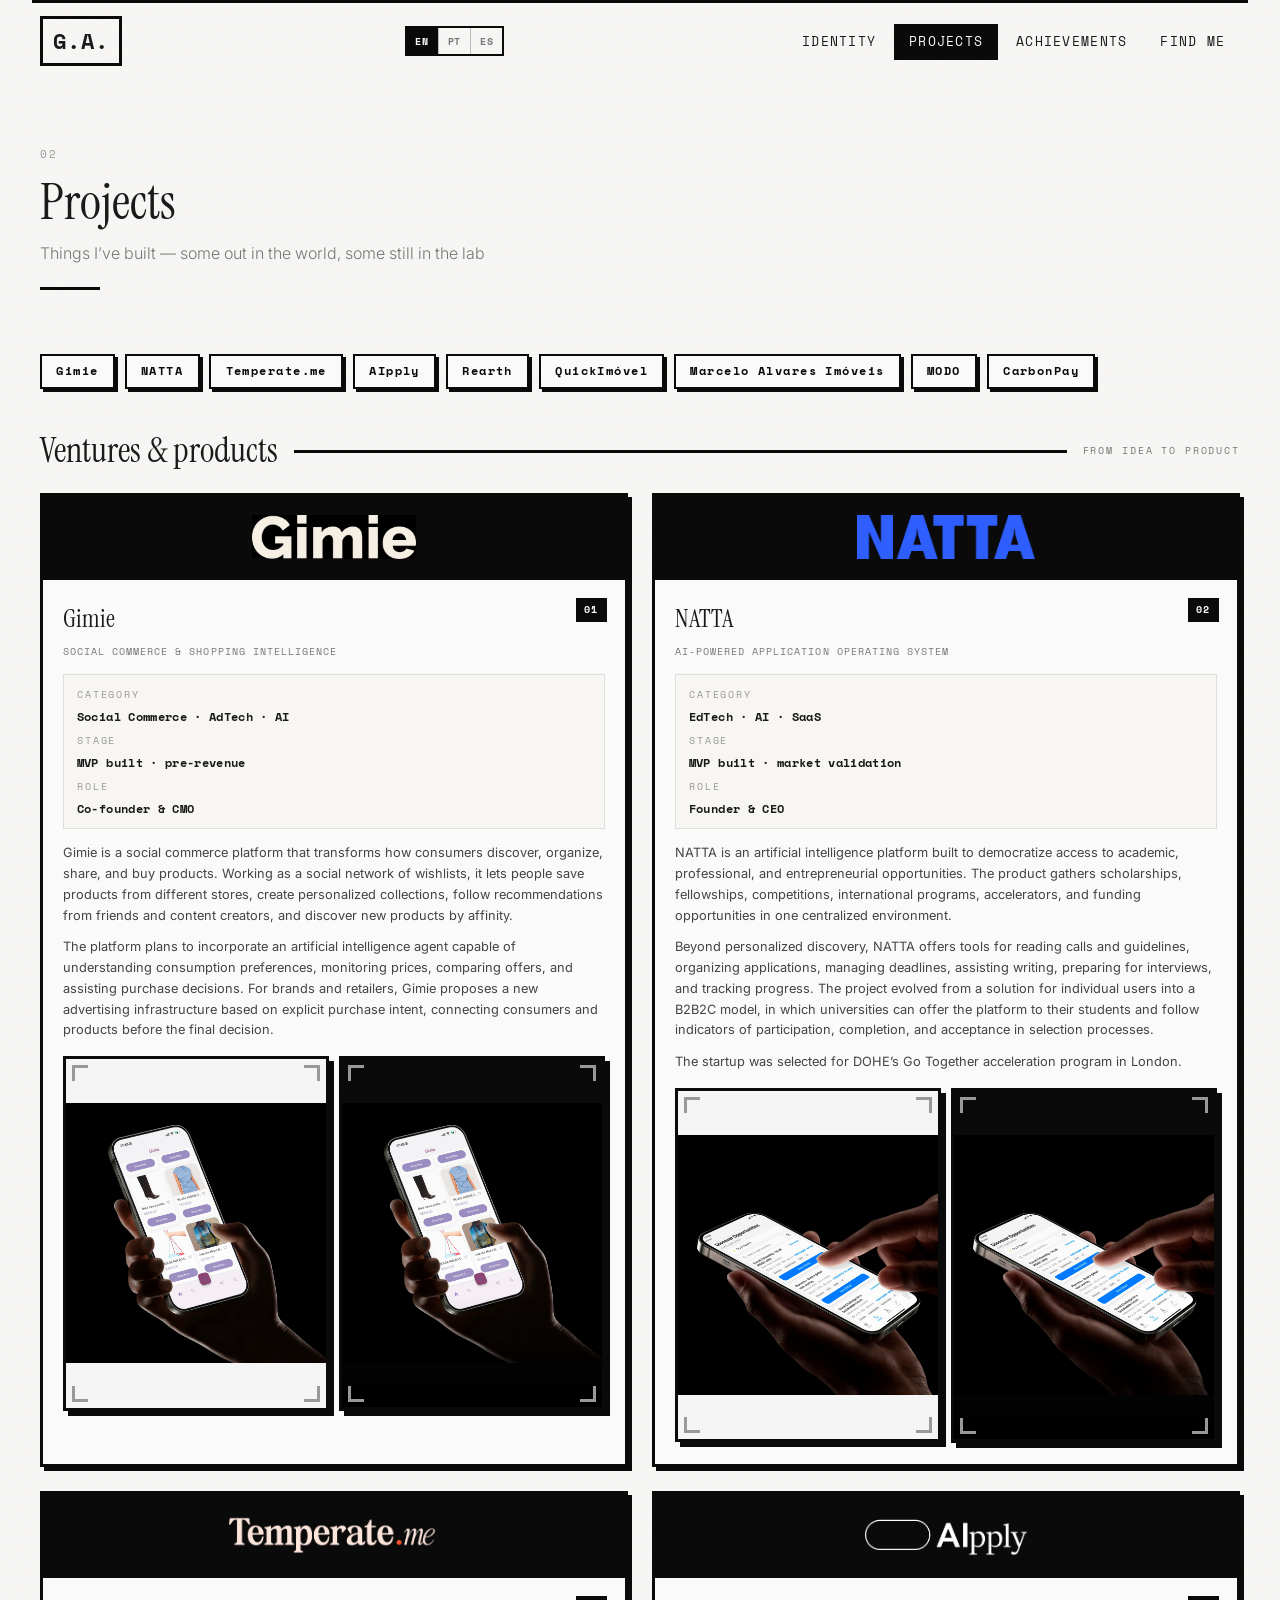
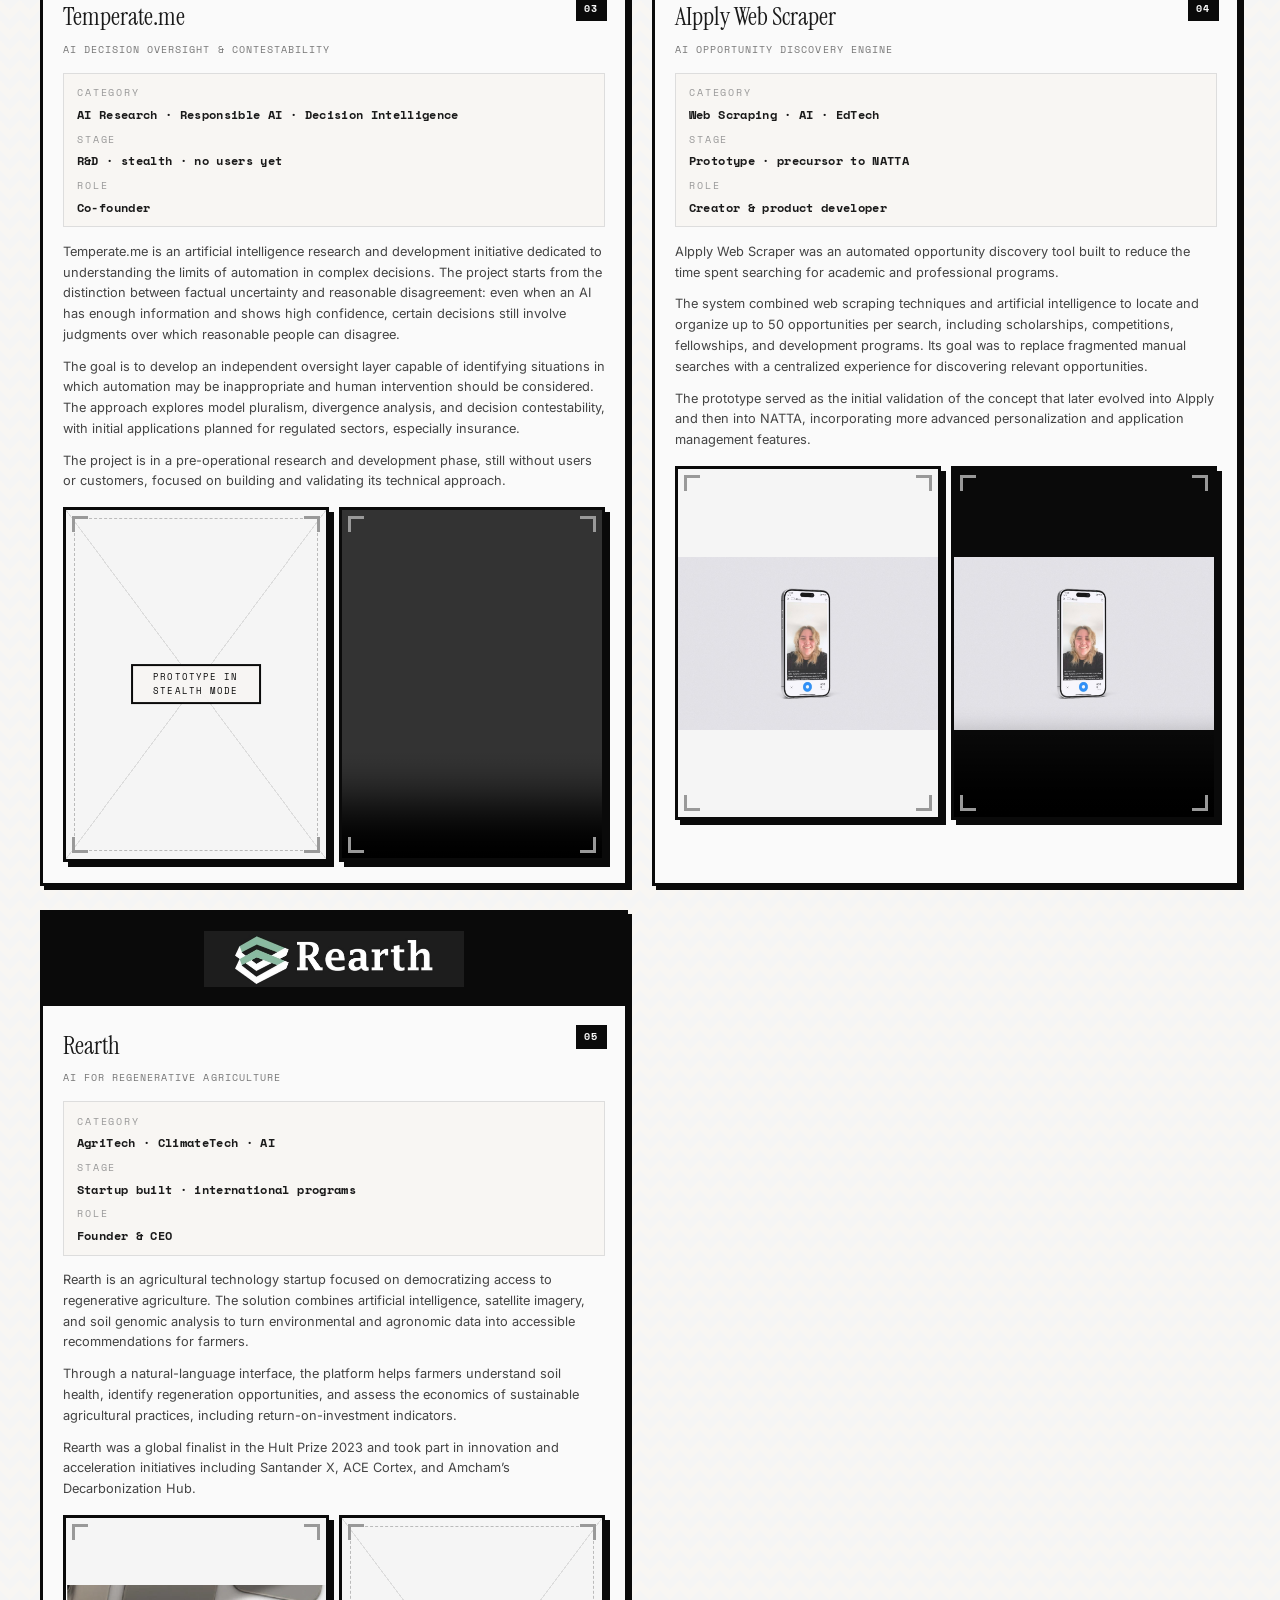
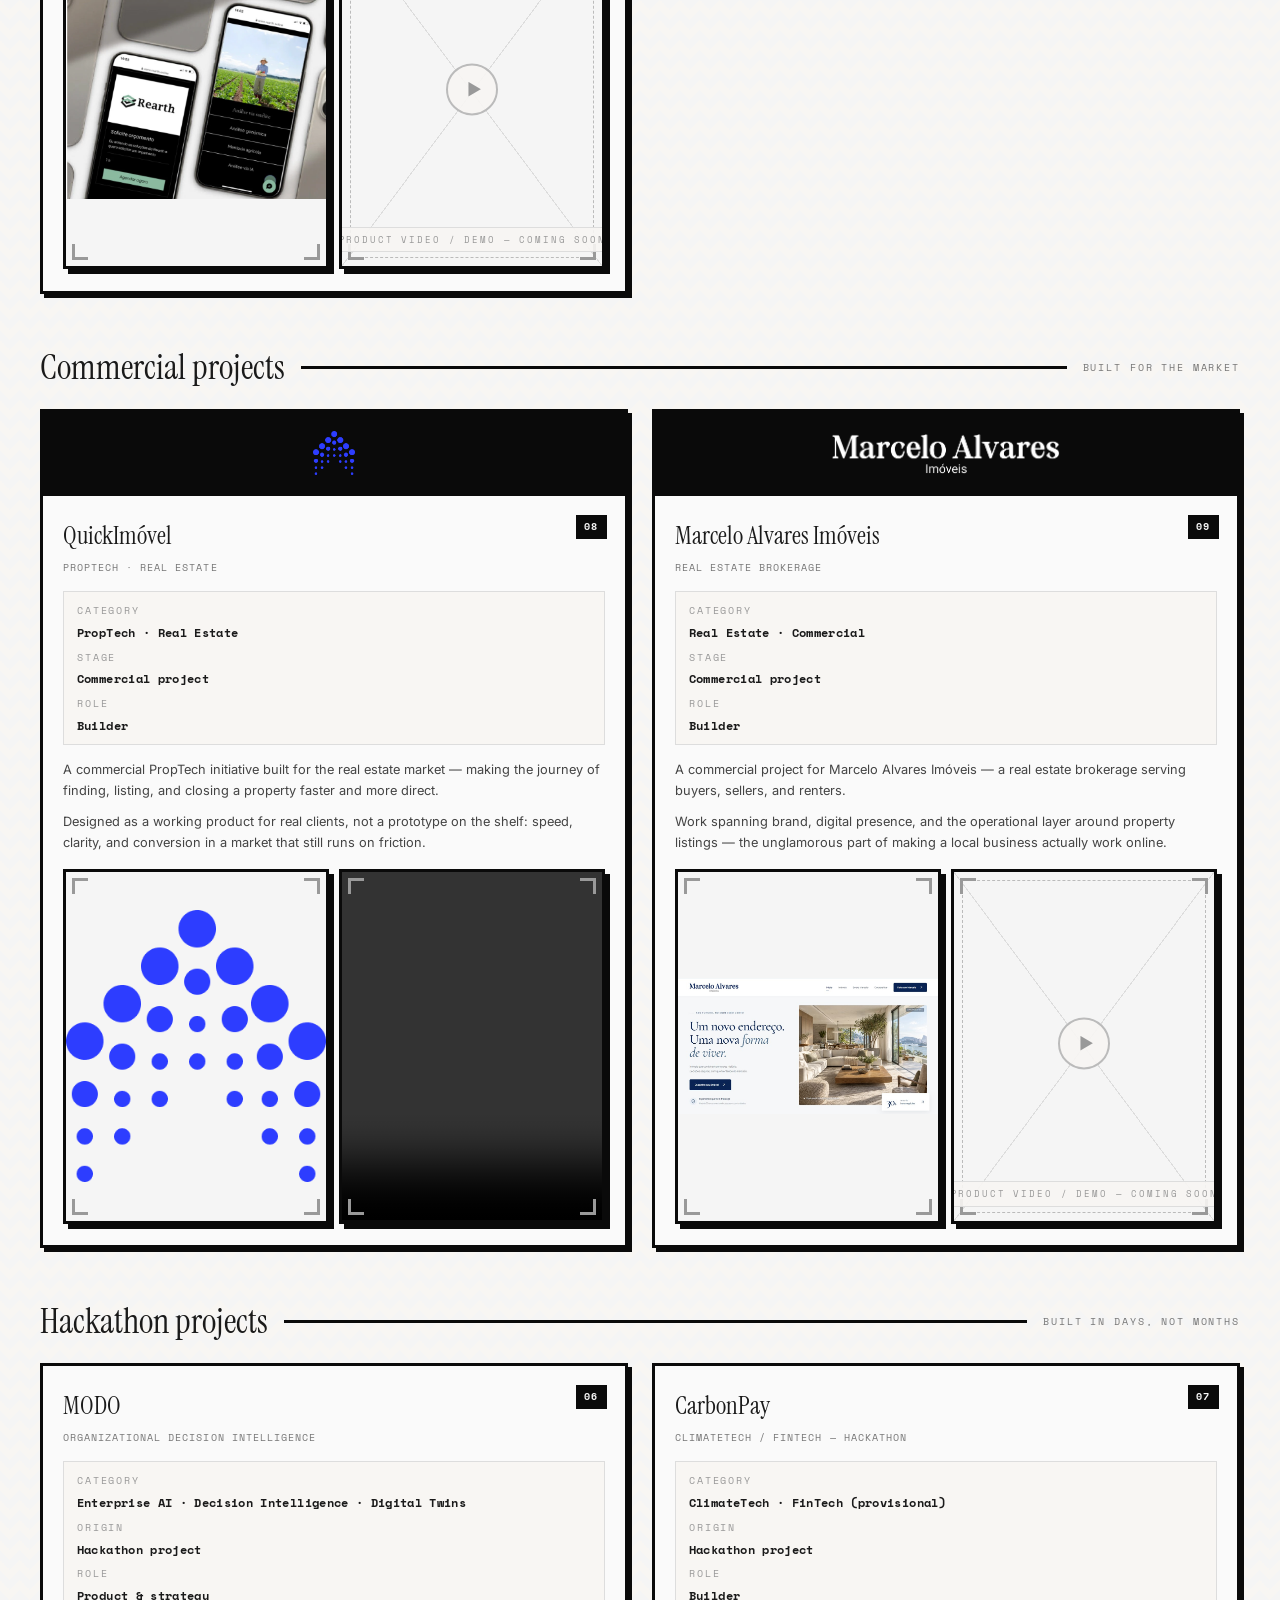
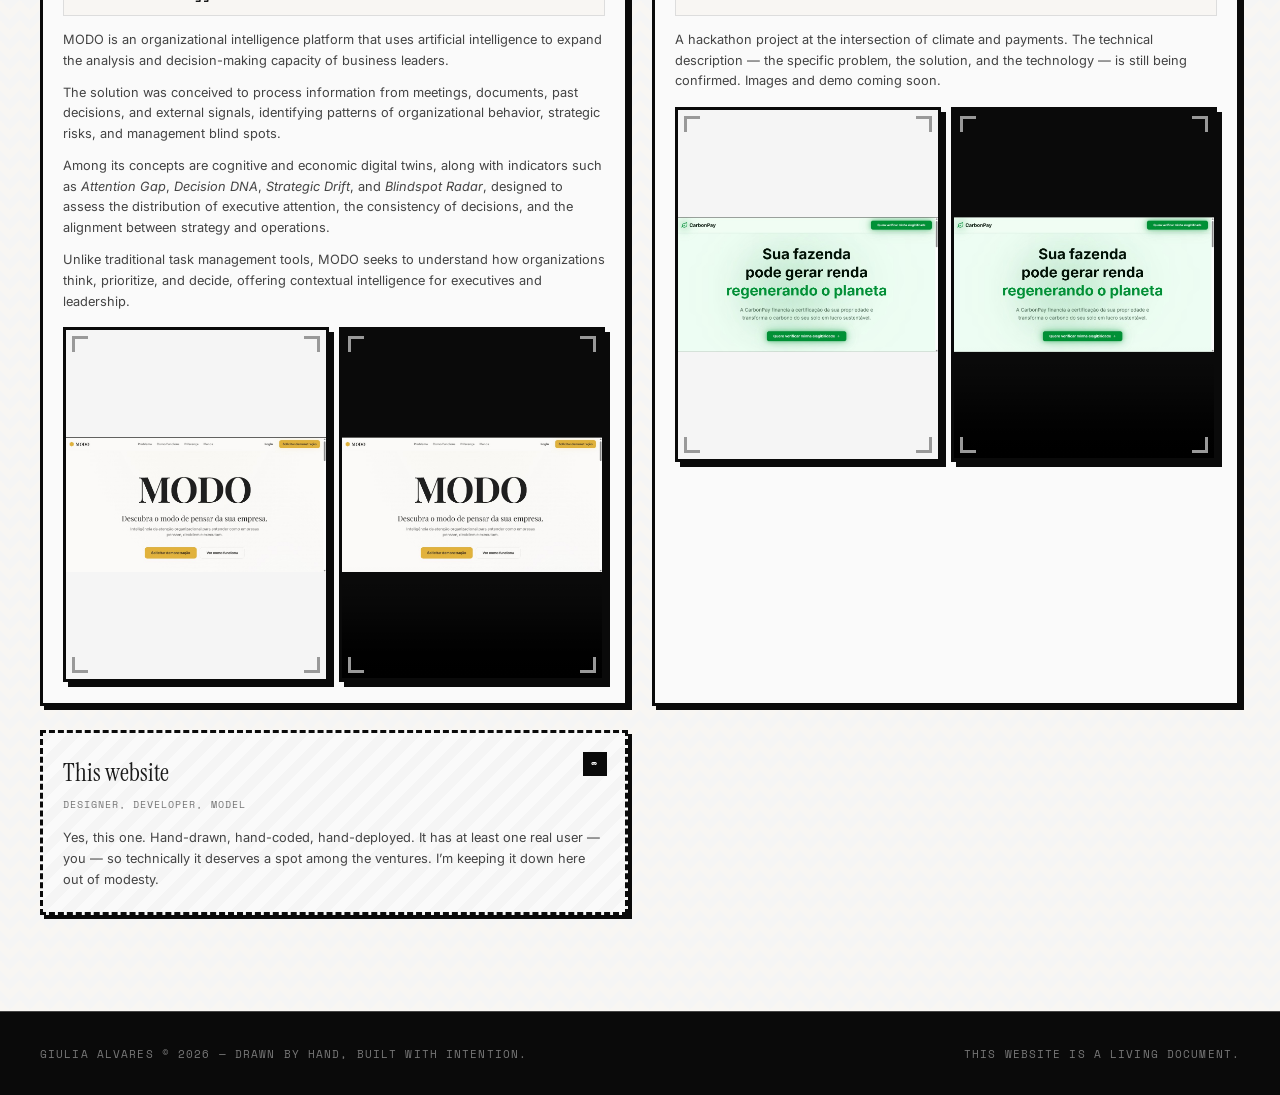
<file: projects.html>
<!DOCTYPE html>
<html lang="en" data-title-key="page_title_projects">
<head>
  <meta charset="UTF-8">
  <meta name="viewport" content="width=device-width, initial-scale=1.0">
  <title>Projects — Giulia Alvares</title>
  <meta name="description" content="Projects by Giulia Alvares — ventures, products, research initiatives, and hackathon builds across EdTech, AI, social commerce, and climate.">
  <link rel="stylesheet" href="style.css">
  <link rel="preconnect" href="https://fonts.googleapis.com">
  <link rel="preconnect" href="https://fonts.gstatic.com" crossorigin>
  <link href="https://fonts.googleapis.com/css2?family=Space+Mono:ital,wght@0,400;0,700;1,400&family=Instrument+Serif:ital@0;1&family=Inter:wght@300;400;500;600&display=swap" rel="stylesheet">
  <script src="translations.js"></script>
</head>
<body>

  <!-- NAVIGATION -->
  <nav class="nav" id="nav">
    <div class="nav-inner">
      <a href="index.html" class="nav-logo">G.A.</a>
      <div class="lang-switcher" id="langSwitcher">
        <button class="lang-btn active" data-lang="en">EN</button>
        <button class="lang-btn" data-lang="pt">PT</button>
        <button class="lang-btn" data-lang="es">ES</button>
      </div>
      <button class="nav-toggle" id="navToggle" aria-label="Toggle menu">
        <span></span>
        <span></span>
        <span></span>
      </button>
      <ul class="nav-links" id="navLinks">
        <li><a href="index.html#about" data-i18n="nav_identity">Identity</a></li>
        <li><a href="projects.html" class="current" data-i18n="nav_projects">Projects</a></li>
        <li><a href="index.html#track-record" data-i18n="nav_record">Achievements</a></li>
        <li><a href="index.html#contact" data-i18n="nav_findme">Find me</a></li>
      </ul>
    </div>
  </nav>

  <!-- PROJECTS -->
  <section class="section projects-page" id="projects">
    <div class="section-inner">
      <div class="section-header">
        <span class="section-number">02</span>
        <h2 class="section-title" data-i18n="projects_title">Projects</h2>
        <p class="section-subtitle" data-i18n="projects_subtitle">Things I’ve built — some out in the world, some still in the lab</p>
      </div>

      <!-- Quick jump -->
      <nav class="dossier-year-nav pj-jump" aria-label="Projects">
        <a class="dossier-year-chip" href="#gimie">Gimie</a>
        <a class="dossier-year-chip" href="#natta">NATTA</a>
        <a class="dossier-year-chip" href="#temperate">Temperate.me</a>
        <a class="dossier-year-chip" href="#aipply">AIpply</a>
        <a class="dossier-year-chip" href="#rearth">Rearth</a>
        <a class="dossier-year-chip" href="#quickimovel">QuickImóvel</a>
        <a class="dossier-year-chip" href="#marcelo-alvares">Marcelo Alvares Imóveis</a>
        <a class="dossier-year-chip" href="#modo">MODO</a>
        <a class="dossier-year-chip" href="#carbonpay">CarbonPay</a>
      </nav>

      <!-- ── Ventures & products ── -->
      <div class="projects-group">
        <div class="projects-group-header">
          <h3 class="projects-group-title" data-i18n="pj_group_main">Ventures &amp; products</h3>
          <span class="projects-group-line"></span>
          <span class="projects-group-note" data-i18n="pj_group_main_note">From idea to product</span>
        </div>

        <div class="pj-grid">
        <!-- 1. Gimie -->
        <article class="pj-entry" id="gimie">
          <div class="pj-logo-band pj-logo-band--black">
            <img src="assets/gimie-logo.png" alt="Gimie logo">
          </div>
          <div class="pj-body">
            <span class="pj-num">01</span>
            <h3 class="pj-title">Gimie</h3>
            <p class="pj-tagline" data-i18n="pj_gimie_tagline">Social Commerce &amp; Shopping Intelligence</p>
            <dl class="pj-meta">
              <div><dt data-i18n="pj_label_category">Category</dt><dd data-i18n="pj_gimie_cat">Social Commerce · AdTech · AI</dd></div>
              <div><dt data-i18n="pj_label_stage">Stage</dt><dd data-i18n="pj_gimie_stage">MVP built · pre-revenue</dd></div>
              <div><dt data-i18n="pj_label_role">Role</dt><dd data-i18n="pj_gimie_role">Co-founder &amp; CMO</dd></div>
            </dl>
            <div class="pj-desc">
              <p data-i18n="pj_gimie_p1"></p>
              <p data-i18n="pj_gimie_p2"></p>
            </div>
            <div class="pj-media">
              <figure class="manga-panel pj-panel pj-panel--image pj-panel--filled">
                <span class="manga-corner manga-corner-tl"></span><span class="manga-corner manga-corner-tr"></span><span class="manga-corner manga-corner-bl"></span><span class="manga-corner manga-corner-br"></span>
                <img src="assets/gimie-photo.jpg" alt="Gimie app on an iPhone">
              </figure>
              <figure class="manga-panel pj-panel pj-panel--video pj-panel--filled">
                <span class="manga-corner manga-corner-tl"></span><span class="manga-corner manga-corner-tr"></span><span class="manga-corner manga-corner-bl"></span><span class="manga-corner manga-corner-br"></span>
                <video controls playsinline preload="metadata" poster="assets/gimie-photo.jpg">
                  <source src="assets/gimie-demo.mp4" type="video/mp4">
                </video>
              </figure>
            </div>
          </div>
        </article>

        <!-- 2. NATTA -->
        <article class="pj-entry" id="natta">
          <div class="pj-logo-band">
            <img src="assets/natta-logo.png" alt="NATTA logo">
          </div>
          <div class="pj-body">
            <span class="pj-num">02</span>
            <h3 class="pj-title">NATTA</h3>
            <p class="pj-tagline" data-i18n="pj_natta_tagline">AI-Powered Application Operating System</p>
            <dl class="pj-meta">
              <div><dt data-i18n="pj_label_category">Category</dt><dd data-i18n="pj_natta_cat">EdTech · AI · SaaS</dd></div>
              <div><dt data-i18n="pj_label_stage">Stage</dt><dd data-i18n="pj_natta_stage">MVP built · market validation</dd></div>
              <div><dt data-i18n="pj_label_role">Role</dt><dd data-i18n="pj_natta_role">Founder &amp; CEO</dd></div>
            </dl>
            <div class="pj-desc">
              <p data-i18n="pj_natta_p1"></p>
              <p data-i18n="pj_natta_p2"></p>
              <p data-i18n="pj_natta_p3"></p>
            </div>
            <div class="pj-media">
              <figure class="manga-panel pj-panel pj-panel--image pj-panel--filled">
                <span class="manga-corner manga-corner-tl"></span><span class="manga-corner manga-corner-tr"></span><span class="manga-corner manga-corner-bl"></span><span class="manga-corner manga-corner-br"></span>
                <img src="assets/natta-photo.jpg" alt="NATTA app on an iPhone">
              </figure>
              <figure class="manga-panel pj-panel pj-panel--video pj-panel--filled">
                <span class="manga-corner manga-corner-tl"></span><span class="manga-corner manga-corner-tr"></span><span class="manga-corner manga-corner-bl"></span><span class="manga-corner manga-corner-br"></span>
                <video controls playsinline preload="metadata" poster="assets/natta-photo.jpg">
                  <source src="assets/natta-demo.mp4" type="video/mp4">
                </video>
              </figure>
            </div>
          </div>
        </article>

        <!-- 3. Temperate.me -->
        <article class="pj-entry" id="temperate">
          <div class="pj-logo-band pj-logo-band--black">
            <img src="assets/temperate-logo.png" alt="Temperate.me logo">
          </div>
          <div class="pj-body">
            <span class="pj-num">03</span>
            <h3 class="pj-title">Temperate.me</h3>
            <p class="pj-tagline" data-i18n="pj_temperate_tagline">AI Decision Oversight &amp; Contestability</p>
            <dl class="pj-meta">
              <div><dt data-i18n="pj_label_category">Category</dt><dd data-i18n="pj_temperate_cat">AI Research · Responsible AI · Decision Intelligence</dd></div>
              <div><dt data-i18n="pj_label_stage">Stage</dt><dd data-i18n="pj_temperate_stage">R&amp;D · stealth · no users yet</dd></div>
              <div><dt data-i18n="pj_label_role">Role</dt><dd data-i18n="pj_temperate_role">Co-founder</dd></div>
            </dl>
            <div class="pj-desc">
              <p data-i18n="pj_temperate_p1"></p>
              <p data-i18n="pj_temperate_p2"></p>
              <p data-i18n="pj_temperate_p3"></p>
            </div>
            <div class="pj-media">
              <figure class="manga-panel pj-panel pj-panel--image">
                <span class="manga-corner manga-corner-tl"></span><span class="manga-corner manga-corner-tr"></span><span class="manga-corner manga-corner-bl"></span><span class="manga-corner manga-corner-br"></span>
                <div class="manga-panel-label pj-stealth-label" data-i18n="pj_temperate_stealth">Prototype in stealth mode</div>
              </figure>
              <figure class="manga-panel pj-panel pj-panel--video pj-panel--filled">
                <span class="manga-corner manga-corner-tl"></span><span class="manga-corner manga-corner-tr"></span><span class="manga-corner manga-corner-bl"></span><span class="manga-corner manga-corner-br"></span>
                <video controls playsinline preload="metadata">
                  <source src="assets/temperate-demo.mp4" type="video/mp4">
                </video>
              </figure>
            </div>
          </div>
        </article>

        <!-- 4. AIpply Web Scraper -->
        <article class="pj-entry" id="aipply">
          <div class="pj-logo-band pj-logo-band--black">
            <img src="assets/aipply-logo.png" alt="AIpply logo">
          </div>
          <div class="pj-body">
            <span class="pj-num">04</span>
            <h3 class="pj-title">AIpply Web Scraper</h3>
            <p class="pj-tagline" data-i18n="pj_aipply_tagline">AI Opportunity Discovery Engine</p>
            <dl class="pj-meta">
              <div><dt data-i18n="pj_label_category">Category</dt><dd data-i18n="pj_aipply_cat">Web Scraping · AI · EdTech</dd></div>
              <div><dt data-i18n="pj_label_stage">Stage</dt><dd data-i18n="pj_aipply_stage">Prototype · precursor to NATTA</dd></div>
              <div><dt data-i18n="pj_label_role">Role</dt><dd data-i18n="pj_aipply_role">Creator &amp; product developer</dd></div>
            </dl>
            <div class="pj-desc">
              <p data-i18n="pj_aipply_p1"></p>
              <p data-i18n="pj_aipply_p2"></p>
              <p data-i18n="pj_aipply_p3"></p>
            </div>
            <div class="pj-media">
              <figure class="manga-panel pj-panel pj-panel--image pj-panel--filled pj-panel--cover">
                <span class="manga-corner manga-corner-tl"></span><span class="manga-corner manga-corner-tr"></span><span class="manga-corner manga-corner-bl"></span><span class="manga-corner manga-corner-br"></span>
                <img src="assets/aipply-photo.jpg" alt="AIpply app on an iPhone">
              </figure>
              <figure class="manga-panel pj-panel pj-panel--video pj-panel--filled">
                <span class="manga-corner manga-corner-tl"></span><span class="manga-corner manga-corner-tr"></span><span class="manga-corner manga-corner-bl"></span><span class="manga-corner manga-corner-br"></span>
                <video controls playsinline preload="metadata" poster="assets/aipply-photo.jpg">
                  <source src="assets/aipply-demo.mp4" type="video/mp4">
                </video>
              </figure>
            </div>
          </div>
        </article>

        <!-- 5. Rearth -->
        <article class="pj-entry" id="rearth">
          <div class="pj-logo-band pj-logo-band--black">
            <img class="pj-logo-crop" src="assets/rearth-logo.jpg" alt="Rearth logo">
          </div>
          <div class="pj-body">
            <span class="pj-num">05</span>
            <h3 class="pj-title">Rearth</h3>
            <p class="pj-tagline" data-i18n="pj_rearth_tagline">AI for Regenerative Agriculture</p>
            <dl class="pj-meta">
              <div><dt data-i18n="pj_label_category">Category</dt><dd data-i18n="pj_rearth_cat">AgriTech · ClimateTech · AI</dd></div>
              <div><dt data-i18n="pj_label_stage">Stage</dt><dd data-i18n="pj_rearth_stage">Startup built · international programs</dd></div>
              <div><dt data-i18n="pj_label_role">Role</dt><dd data-i18n="pj_rearth_role">Founder &amp; CEO</dd></div>
            </dl>
            <div class="pj-desc">
              <p data-i18n="pj_rearth_p1"></p>
              <p data-i18n="pj_rearth_p2"></p>
              <p data-i18n="pj_rearth_p3"></p>
            </div>
            <div class="pj-media">
              <figure class="manga-panel pj-panel pj-panel--image pj-panel--filled pj-panel--cover">
                <span class="manga-corner manga-corner-tl"></span><span class="manga-corner manga-corner-tr"></span><span class="manga-corner manga-corner-bl"></span><span class="manga-corner manga-corner-br"></span>
                <img src="assets/rearth-photo.png" alt="Rearth app on iPhone">
              </figure>
              <figure class="manga-panel pj-panel pj-panel--video">
                <span class="manga-corner manga-corner-tl"></span><span class="manga-corner manga-corner-tr"></span><span class="manga-corner manga-corner-bl"></span><span class="manga-corner manga-corner-br"></span>
                <span class="pj-play">▶</span>
                <div class="manga-panel-label" data-i18n="pj_media_video">product video / demo — coming soon</div>
              </figure>
            </div>
          </div>
        </article>
        </div>
      </div>

      <!-- ── Commercial projects ── -->
      <div class="projects-group">
        <div class="projects-group-header">
          <h3 class="projects-group-title" data-i18n="pj_group_commerce">Commercial projects</h3>
          <span class="projects-group-line"></span>
          <span class="projects-group-note" data-i18n="pj_group_commerce_note">Built for the market</span>
        </div>

        <div class="pj-grid">
        <!-- QuickImóvel -->
        <article class="pj-entry" id="quickimovel">
          <div class="pj-logo-band pj-logo-band--black">
            <img src="assets/quickimovel-logo.png" alt="QuickImóvel logo">
          </div>
          <div class="pj-body">
            <span class="pj-num">08</span>
            <h3 class="pj-title">QuickImóvel</h3>
            <p class="pj-tagline" data-i18n="pj_quickimovel_tagline">PropTech · Real Estate</p>
            <dl class="pj-meta">
              <div><dt data-i18n="pj_label_category">Category</dt><dd data-i18n="pj_quickimovel_cat">PropTech · Real Estate</dd></div>
              <div><dt data-i18n="pj_label_stage">Stage</dt><dd data-i18n="pj_quickimovel_stage">Commercial project</dd></div>
              <div><dt data-i18n="pj_label_role">Role</dt><dd data-i18n="pj_quickimovel_role">Builder</dd></div>
            </dl>
            <div class="pj-desc">
              <p data-i18n="pj_quickimovel_p1"></p>
              <p data-i18n="pj_quickimovel_p2"></p>
            </div>
            <div class="pj-media">
              <figure class="manga-panel pj-panel pj-panel--image pj-panel--filled">
                <span class="manga-corner manga-corner-tl"></span><span class="manga-corner manga-corner-tr"></span><span class="manga-corner manga-corner-bl"></span><span class="manga-corner manga-corner-br"></span>
                <img src="assets/quickimovel-logo.png" alt="QuickImóvel mark">
              </figure>
              <figure class="manga-panel pj-panel pj-panel--video pj-panel--filled">
                <span class="manga-corner manga-corner-tl"></span><span class="manga-corner manga-corner-tr"></span><span class="manga-corner manga-corner-bl"></span><span class="manga-corner manga-corner-br"></span>
                <video controls playsinline preload="metadata">
                  <source src="assets/quickimovel-demo.mp4" type="video/mp4">
                </video>
              </figure>
            </div>
          </div>
        </article>

        <!-- Marcelo Alvares Imóveis -->
        <article class="pj-entry" id="marcelo-alvares">
          <div class="pj-logo-band pj-logo-band--black">
            <img src="assets/marcelo-logo.png" alt="Marcelo Alvares Imóveis logo">
          </div>
          <div class="pj-body">
            <span class="pj-num">09</span>
            <h3 class="pj-title">Marcelo Alvares Imóveis</h3>
            <p class="pj-tagline" data-i18n="pj_marcelo_tagline">Real Estate Brokerage</p>
            <dl class="pj-meta">
              <div><dt data-i18n="pj_label_category">Category</dt><dd data-i18n="pj_marcelo_cat">Real Estate · Commercial</dd></div>
              <div><dt data-i18n="pj_label_stage">Stage</dt><dd data-i18n="pj_marcelo_stage">Commercial project</dd></div>
              <div><dt data-i18n="pj_label_role">Role</dt><dd data-i18n="pj_marcelo_role">Builder</dd></div>
            </dl>
            <div class="pj-desc">
              <p data-i18n="pj_marcelo_p1"></p>
              <p data-i18n="pj_marcelo_p2"></p>
            </div>
            <div class="pj-media">
              <figure class="manga-panel pj-panel pj-panel--image pj-panel--filled pj-panel--cover">
                <span class="manga-corner manga-corner-tl"></span><span class="manga-corner manga-corner-tr"></span><span class="manga-corner manga-corner-bl"></span><span class="manga-corner manga-corner-br"></span>
                <img src="assets/marcelo-photo.jpg" alt="Marcelo Alvares Imóveis website">
              </figure>
              <figure class="manga-panel pj-panel pj-panel--video">
                <span class="manga-corner manga-corner-tl"></span><span class="manga-corner manga-corner-tr"></span><span class="manga-corner manga-corner-bl"></span><span class="manga-corner manga-corner-br"></span>
                <span class="pj-play">▶</span>
                <div class="manga-panel-label" data-i18n="pj_media_video">product video / demo — coming soon</div>
              </figure>
            </div>
          </div>
        </article>
        </div>
      </div>

      <!-- ── Hackathon projects ── -->
      <div class="projects-group">
        <div class="projects-group-header">
          <h3 class="projects-group-title" data-i18n="pj_group_hack">Hackathon projects</h3>
          <span class="projects-group-line"></span>
          <span class="projects-group-note" data-i18n="pj_group_hack_note">Built in days, not months</span>
        </div>

        <div class="pj-grid">
        <!-- 6. MODO -->
        <article class="pj-entry" id="modo">
          <div class="pj-body">
            <span class="pj-num">06</span>
            <h3 class="pj-title">MODO</h3>
            <p class="pj-tagline" data-i18n="pj_modo_tagline">Organizational Decision Intelligence</p>
            <dl class="pj-meta">
              <div><dt data-i18n="pj_label_category">Category</dt><dd data-i18n="pj_modo_cat">Enterprise AI · Decision Intelligence · Digital Twins</dd></div>
              <div><dt data-i18n="pj_label_origin">Origin</dt><dd data-i18n="pj_modo_stage">Hackathon project</dd></div>
              <div><dt data-i18n="pj_label_role">Role</dt><dd data-i18n="pj_modo_role">Product &amp; strategy</dd></div>
            </dl>
            <div class="pj-desc">
              <p data-i18n="pj_modo_p1"></p>
              <p data-i18n="pj_modo_p2"></p>
              <p data-i18n-html="pj_modo_p3"></p>
              <p data-i18n="pj_modo_p4"></p>
            </div>
            <div class="pj-media">
              <figure class="manga-panel pj-panel pj-panel--image pj-panel--filled pj-panel--cover">
                <span class="manga-corner manga-corner-tl"></span><span class="manga-corner manga-corner-tr"></span><span class="manga-corner manga-corner-bl"></span><span class="manga-corner manga-corner-br"></span>
                <img src="assets/modo-photo.png" alt="MODO website">
              </figure>
              <figure class="manga-panel pj-panel pj-panel--video pj-panel--filled">
                <span class="manga-corner manga-corner-tl"></span><span class="manga-corner manga-corner-tr"></span><span class="manga-corner manga-corner-bl"></span><span class="manga-corner manga-corner-br"></span>
                <video controls playsinline preload="metadata" poster="assets/modo-photo.png">
                  <source src="assets/modo-demo.mp4" type="video/mp4">
                </video>
              </figure>
            </div>
          </div>
        </article>

        <!-- 7. CarbonPay -->
        <article class="pj-entry" id="carbonpay">
          <div class="pj-body">
            <span class="pj-num">07</span>
            <h3 class="pj-title">CarbonPay</h3>
            <p class="pj-tagline" data-i18n="pj_carbonpay_tagline">ClimateTech / FinTech — Hackathon</p>
            <dl class="pj-meta">
              <div><dt data-i18n="pj_label_category">Category</dt><dd data-i18n="pj_carbonpay_cat">ClimateTech · FinTech</dd></div>
              <div><dt data-i18n="pj_label_origin">Origin</dt><dd data-i18n="pj_carbonpay_stage">Hackathon project</dd></div>
              <div><dt data-i18n="pj_label_role">Role</dt><dd data-i18n="pj_carbonpay_role">Builder</dd></div>
            </dl>
            <div class="pj-desc">
              <p data-i18n="pj_carbonpay_p1"></p>
            </div>
            <div class="pj-media">
              <figure class="manga-panel pj-panel pj-panel--image pj-panel--filled pj-panel--cover">
                <span class="manga-corner manga-corner-tl"></span><span class="manga-corner manga-corner-tr"></span><span class="manga-corner manga-corner-bl"></span><span class="manga-corner manga-corner-br"></span>
                <img src="assets/carbonpay-photo.png" alt="CarbonPay website">
              </figure>
              <figure class="manga-panel pj-panel pj-panel--video pj-panel--filled">
                <span class="manga-corner manga-corner-tl"></span><span class="manga-corner manga-corner-tr"></span><span class="manga-corner manga-corner-bl"></span><span class="manga-corner manga-corner-br"></span>
                <video controls playsinline preload="metadata" poster="assets/carbonpay-photo.png">
                  <source src="assets/carbonpay-demo.mp4" type="video/mp4">
                </video>
              </figure>
            </div>
          </div>
        </article>

        <!-- Bonus: this website -->
        <a href="index.html" class="pj-entry pj-entry--meta">
          <div class="pj-body">
            <span class="pj-num">∞</span>
            <h3 class="pj-title" data-i18n="site_title">This website</h3>
            <p class="pj-tagline" data-i18n="site_role">Designer, developer, model</p>
            <div class="pj-desc">
              <p data-i18n="site_desc"></p>
            </div>
          </div>
        </a>
        </div>
      </div>
    </div>
  </section>

  <!-- FOOTER -->
  <footer class="footer">
    <div class="footer-inner">
      <p class="footer-text" data-i18n="footer_text">Giulia Alvares © 2026 — Drawn by hand, built with intention.</p>
      <p class="footer-note" data-i18n="footer_note">This website is a living document.</p>
    </div>
  </footer>

  <script src="script.js"></script>
</body>
</html>
</file>
<file: style.css>
/* ═══════════════════════════════════════════════════════════════
   GIULIA ALVARES — Personal Portfolio
   Manga / Ink Illustration Aesthetic
   Monochrome: Black, White, Gray
   ═══════════════════════════════════════════════════════════════ */

/* ── Reset & Base ── */
*, *::before, *::after {
  margin: 0;
  padding: 0;
  box-sizing: border-box;
}

:root {
  --black: #0a0a0a;
  --dark: #1a1a1a;
  --gray-900: #222;
  --gray-700: #444;
  --gray-500: #777;
  --gray-400: #999;
  --gray-300: #bbb;
  --gray-200: #ddd;
  --gray-100: #eee;
  --gray-50: #f5f5f5;
  --white: #fafafa;
  --paper: #f8f6f3;

  --font-serif: 'Instrument Serif', Georgia, 'Times New Roman', serif;
  --font-mono: 'Space Mono', 'Courier New', Courier, monospace;
  --font-sans: 'Inter', -apple-system, BlinkMacSystemFont, 'Segoe UI', sans-serif;

  --border-thick: 3px solid var(--black);
  --border-medium: 2px solid var(--black);
  --border-thin: 1px solid var(--gray-200);
  --border-dashed: 2px dashed var(--gray-300);

  --radius-sm: 2px;
  --radius-md: 4px;

  --shadow-card: 4px 4px 0 var(--black);
  --shadow-card-hover: 6px 6px 0 var(--black);
  --shadow-card-sm: 3px 3px 0 var(--black);
}

html {
  scroll-behavior: smooth;
  font-size: 16px;
}

body {
  font-family: var(--font-sans);
  background-color: var(--paper);
  color: var(--dark);
  line-height: 1.7;
  -webkit-font-smoothing: antialiased;
  -moz-osx-font-smoothing: grayscale;
  overflow-x: hidden;
  background-image:
    radial-gradient(circle, var(--gray-200) 0.5px, transparent 0.5px);
  background-size: 24px 24px;
}

a {
  color: var(--dark);
  text-decoration: none;
}

img {
  max-width: 100%;
  height: auto;
  display: block;
}

strong {
  font-weight: 600;
}

::selection {
  background: var(--black);
  color: var(--white);
}

/* ── Navigation ── */
.nav {
  position: fixed;
  top: 0;
  left: 0;
  right: 0;
  z-index: 1000;
  padding: 1rem 2rem;
  transition: background 0.3s ease, box-shadow 0.3s ease, padding 0.3s ease;
}

.nav.scrolled {
  background: rgba(248, 246, 243, 0.95);
  backdrop-filter: blur(8px);
  box-shadow: 0 2px 0 var(--black);
  padding: 0.6rem 2rem;
}

.nav-inner {
  max-width: 1200px;
  margin: 0 auto;
  display: flex;
  justify-content: space-between;
  align-items: center;
}

.nav-logo {
  font-family: var(--font-mono);
  font-size: 1.4rem;
  font-weight: 700;
  letter-spacing: 0.05em;
  border: var(--border-thick);
  padding: 0.2rem 0.6rem;
  transition: background 0.2s, color 0.2s;
}

.nav-logo:hover {
  background: var(--black);
  color: var(--white);
}

.nav-links {
  display: flex;
  list-style: none;
  gap: 0.2rem;
}

.nav-links a {
  font-family: var(--font-mono);
  font-size: 0.8rem;
  text-transform: uppercase;
  letter-spacing: 0.1em;
  padding: 0.4rem 0.8rem;
  border: 2px solid transparent;
  transition: border-color 0.2s, background 0.2s, color 0.2s;
}

.nav-links a:hover,
.nav-links a.current {
  border-color: var(--black);
  background: var(--black);
  color: var(--white);
}

/* ── Language Switcher ── */
.lang-switcher {
  display: flex;
  gap: 0;
  border: var(--border-medium);
  overflow: hidden;
}

.lang-btn {
  font-family: var(--font-mono);
  font-size: 0.65rem;
  font-weight: 700;
  letter-spacing: 0.08em;
  text-transform: uppercase;
  padding: 0.3rem 0.55rem;
  background: transparent;
  color: var(--gray-500);
  border: none;
  border-right: 1px solid var(--gray-300);
  cursor: pointer;
  transition: background 0.2s, color 0.2s;
}

.lang-btn:last-child {
  border-right: none;
}

.lang-btn:hover {
  background: var(--gray-100);
  color: var(--dark);
}

.lang-btn.active {
  background: var(--black);
  color: var(--white);
}

.nav-toggle {
  display: none;
  flex-direction: column;
  gap: 5px;
  background: none;
  border: var(--border-medium);
  padding: 8px;
  cursor: pointer;
}

.nav-toggle span {
  display: block;
  width: 20px;
  height: 2px;
  background: var(--black);
  transition: transform 0.3s, opacity 0.3s;
}

.nav-toggle.active span:nth-child(1) {
  transform: rotate(45deg) translate(5px, 5px);
}

.nav-toggle.active span:nth-child(2) {
  opacity: 0;
}

.nav-toggle.active span:nth-child(3) {
  transform: rotate(-45deg) translate(5px, -5px);
}

/* ── Hero ── */
.hero {
  min-height: 100vh;
  display: flex;
  flex-direction: column;
  justify-content: center;
  padding: 8rem 2rem 4rem;
  position: relative;
}

.hero-inner {
  max-width: 1200px;
  margin: 0 auto;
  width: 100%;
  display: grid;
  grid-template-columns: 1.1fr 0.9fr;
  gap: 4rem;
  align-items: center;
}

.hero-label {
  font-family: var(--font-mono);
  font-size: 0.75rem;
  text-transform: uppercase;
  letter-spacing: 0.2em;
  color: var(--gray-500);
  margin-bottom: 1.5rem;
  border-left: 3px solid var(--black);
  padding-left: 0.8rem;
}

.hero-title {
  font-family: var(--font-serif);
  font-size: clamp(2.4rem, 5vw, 4rem);
  line-height: 1.15;
  font-weight: 400;
  margin-bottom: 0.3rem;
}

.hero-name {
  font-weight: 400;
  font-style: italic;
  display: inline;
  background-image: linear-gradient(transparent 60%, rgba(0,0,0,0.08) 60%);
  background-repeat: no-repeat;
  background-size: 100% 100%;
}

.hero-subtitle {
  font-family: var(--font-serif);
  font-size: clamp(1.4rem, 3vw, 2.2rem);
  font-weight: 400;
  line-height: 1.3;
  margin-bottom: 1.8rem;
  color: var(--gray-700);
}

.hero-subtitle em {
  font-style: italic;
  border-bottom: 2px solid var(--gray-300);
  transition: opacity 0.1s;
}

.hero-description {
  font-size: 1.05rem;
  line-height: 1.8;
  color: var(--gray-700);
  max-width: 520px;
  margin-bottom: 2.2rem;
}

.hero-cta {
  display: flex;
  gap: 1rem;
  flex-wrap: wrap;
}

/* ── Portrait ── */
.portrait-frame {
  position: relative;
  border: var(--border-thick);
  background: var(--white);
  padding: 1rem;
  box-shadow: var(--shadow-card);
  max-width: 420px;
  margin-left: auto;
}

.portrait-frame::before {
  content: '';
  position: absolute;
  top: -8px;
  left: -8px;
  right: 8px;
  bottom: 8px;
  border: var(--border-dashed);
  pointer-events: none;
  z-index: -1;
}

.portrait-frame img {
  width: 100%;
  height: auto;
  filter: contrast(1.05);
}

.portrait-caption {
  font-family: var(--font-mono);
  font-size: 0.7rem;
  text-transform: uppercase;
  letter-spacing: 0.15em;
  color: var(--gray-500);
  text-align: right;
  padding-top: 0.6rem;
  border-top: 1px solid var(--gray-200);
  margin-top: 0.6rem;
}

/* ── Scroll hint ── */
.hero-scroll-hint {
  position: absolute;
  bottom: 2rem;
  left: 50%;
  transform: translateX(-50%);
  display: flex;
  flex-direction: column;
  align-items: center;
  gap: 0.5rem;
}

.hero-scroll-hint span {
  font-family: var(--font-mono);
  font-size: 0.65rem;
  text-transform: uppercase;
  letter-spacing: 0.2em;
  color: var(--gray-400);
}

.scroll-line {
  width: 1px;
  height: 40px;
  background: var(--gray-300);
  animation: scrollPulse 2s ease-in-out infinite;
}

@keyframes scrollPulse {
  0%, 100% { transform: scaleY(1); opacity: 1; }
  50% { transform: scaleY(0.4); opacity: 0.3; }
}

/* ── Buttons ── */
.btn {
  display: inline-block;
  font-family: var(--font-mono);
  font-size: 0.8rem;
  text-transform: uppercase;
  letter-spacing: 0.1em;
  padding: 0.8rem 1.6rem;
  border: var(--border-thick);
  cursor: pointer;
  transition: all 0.2s ease;
  position: relative;
}

.btn-primary {
  background: var(--black);
  color: var(--white);
  box-shadow: var(--shadow-card-sm);
}

.btn-primary:hover {
  box-shadow: var(--shadow-card);
  transform: translate(-2px, -2px);
}

.btn-secondary {
  background: var(--white);
  color: var(--dark);
  box-shadow: var(--shadow-card-sm);
}

.btn-secondary:hover {
  background: var(--black);
  color: var(--white);
  box-shadow: var(--shadow-card);
  transform: translate(-2px, -2px);
}

.btn-sm {
  font-size: 0.7rem;
  padding: 0.5rem 1rem;
}

/* ── Sections (shared) ── */
.section {
  padding: 6rem 2rem;
  position: relative;
}

.section::before {
  content: '';
  position: absolute;
  top: 0;
  left: 2rem;
  right: 2rem;
  height: 3px;
  background: var(--black);
}

.section-inner {
  max-width: 1200px;
  margin: 0 auto;
}

.section-header {
  margin-bottom: 4rem;
  position: relative;
}

.section-number {
  font-family: var(--font-mono);
  font-size: 0.7rem;
  text-transform: uppercase;
  letter-spacing: 0.2em;
  color: var(--gray-400);
  display: block;
  margin-bottom: 0.5rem;
}

.section-title {
  font-family: var(--font-serif);
  font-size: clamp(2rem, 4vw, 3.2rem);
  font-weight: 400;
  line-height: 1.2;
  margin-bottom: 0.5rem;
}

.section-subtitle {
  font-family: var(--font-sans);
  font-size: 1rem;
  color: var(--gray-500);
  font-weight: 300;
}

/* ── Identity Cards ── */
.identity-grid {
  display: grid;
  grid-template-columns: repeat(2, 1fr);
  gap: 2rem;
}

.identity-card {
  border: var(--border-thick);
  background: var(--white);
  padding: 0;
  box-shadow: var(--shadow-card);
  transition: transform 0.3s ease, box-shadow 0.3s ease;
  overflow: hidden;
}

.identity-card:hover {
  box-shadow: var(--shadow-card-hover);
}

.card-header {
  display: flex;
  align-items: center;
  gap: 1rem;
  padding: 1.2rem 1.5rem;
  border-bottom: var(--border-medium);
  background: var(--gray-50);
}

.card-number {
  font-family: var(--font-serif);
  font-size: 1.6rem;
  font-style: italic;
  color: var(--gray-400);
  min-width: 2rem;
}

.card-title {
  font-family: var(--font-mono);
  font-size: 1rem;
  text-transform: uppercase;
  letter-spacing: 0.15em;
  font-weight: 700;
}

.card-body {
  padding: 1.5rem;
}

.card-body p {
  font-size: 0.92rem;
  line-height: 1.75;
  color: var(--gray-700);
  margin-bottom: 0.8rem;
}

.card-body p:last-child {
  margin-bottom: 0;
}

.card-tag {
  font-family: var(--font-mono);
  font-size: 0.65rem;
  text-transform: uppercase;
  letter-spacing: 0.2em;
  color: var(--gray-400);
  padding: 0.8rem 1.5rem;
  border-top: 1px solid var(--gray-200);
}

/* ── Projects ── */
.projects-grid {
  display: grid;
  grid-template-columns: repeat(2, 1fr);
  gap: 2rem;
}

.project-card {
  border: var(--border-thick);
  background: var(--white);
  box-shadow: var(--shadow-card);
  transition: transform 0.2s ease, box-shadow 0.2s ease;
  position: relative;
  overflow: hidden;
}

.project-card::after {
  content: '';
  position: absolute;
  top: 0;
  right: 0;
  width: 0;
  height: 0;
  border-style: solid;
  border-width: 0 40px 40px 0;
  border-color: transparent var(--gray-100) transparent transparent;
  transition: border-color 0.2s;
}

.project-card:hover {
  transform: translate(-3px, -3px);
  box-shadow: var(--shadow-card-hover);
}

.project-card:hover::after {
  border-color: transparent var(--gray-200) transparent transparent;
}

.project-card--large {
  grid-column: 1 / -1;
}

.project-card-image {
  width: 100%;
  aspect-ratio: 16 / 8;
  overflow: hidden;
  border-bottom: var(--border-medium);
}

.project-card-image img {
  width: 100%;
  height: 100%;
  object-fit: cover;
  display: block;
  transition: transform 0.4s ease;
}

.project-card:hover .project-card-image img {
  transform: scale(1.04);
}

.project-card-inner {
  padding: 2rem;
}

.project-meta {
  display: flex;
  justify-content: space-between;
  align-items: center;
  margin-bottom: 1rem;
}

.project-type {
  font-family: var(--font-mono);
  font-size: 0.65rem;
  text-transform: uppercase;
  letter-spacing: 0.2em;
  color: var(--gray-500);
  border: 1px solid var(--gray-300);
  padding: 0.2rem 0.6rem;
}

.project-year {
  font-family: var(--font-mono);
  font-size: 0.7rem;
  color: var(--gray-400);
}

.project-title {
  font-family: var(--font-serif);
  font-size: 1.8rem;
  font-weight: 400;
  margin-bottom: 0.8rem;
}

.project-card:not(.project-card--large) .project-title {
  font-size: 1.4rem;
}

.project-desc {
  font-size: 0.92rem;
  line-height: 1.75;
  color: var(--gray-700);
  margin-bottom: 0;
  max-width: 600px;
}

/* Project groups */
.projects-group + .projects-group {
  margin-top: 3.5rem;
}

.projects-group-header {
  display: flex;
  align-items: center;
  gap: 1rem;
  margin-bottom: 1.5rem;
}

.projects-group-title {
  font-family: var(--font-serif);
  font-size: clamp(1.6rem, 3.5vw, 2.2rem);
  font-weight: 400;
  line-height: 1;
  margin: 0;
  white-space: nowrap;
}

.projects-group-line {
  flex: 1;
  height: 3px;
  background: var(--black);
}

.projects-group-note {
  font-family: var(--font-mono);
  font-size: 0.65rem;
  text-transform: uppercase;
  letter-spacing: 0.18em;
  color: var(--gray-500);
  white-space: nowrap;
}

/* ── Projects page (projects.html) ── */
.projects-page {
  padding-top: 9rem;
  background:
    linear-gradient(135deg, var(--gray-50) 25%, transparent 25%) -10px 0,
    linear-gradient(225deg, var(--gray-50) 25%, transparent 25%) -10px 0,
    linear-gradient(315deg, var(--gray-50) 25%, transparent 25%),
    linear-gradient(45deg, var(--gray-50) 25%, transparent 25%);
  background-size: 20px 20px;
  background-color: var(--paper);
}

.dossier-year-nav.pj-jump {
  margin-bottom: 2.75rem;
}

.pj-grid {
  display: grid;
  grid-template-columns: 1fr 1fr;
  gap: 1.5rem;
  align-items: stretch;
}

.pj-entry {
  display: flex;
  flex-direction: column;
  border: var(--border-thick);
  background: var(--white);
  box-shadow: var(--shadow-card);
  margin-bottom: 0;
  position: relative;
  min-width: 0;
  transition: box-shadow 0.2s ease, transform 0.2s ease;
}

.pj-entry:hover {
  box-shadow: var(--shadow-card-hover);
  transform: translate(-2px, -2px);
}

.pj-logo-band {
  display: flex;
  align-items: center;
  justify-content: center;
  padding: 1.1rem 1.25rem;
  min-height: 84px;
  background: #0a0a0a;
  border-bottom: var(--border-medium);
}

.pj-logo-band img {
  max-height: 44px;
  max-width: min(78%, 260px);
  width: auto;
  height: auto;
  object-fit: contain;
}

.pj-logo-band img.pj-logo-crop {
  max-height: none;
  width: min(78%, 280px);
  height: 56px;
  object-fit: cover;
  object-position: center;
}

.pj-logo-band--black {
  background: #0a0a0a;
}

.pj-logo-band--text {
  background: var(--gray-50);
}

.pj-wordmark {
  font-family: var(--font-serif);
  font-size: clamp(2rem, 5vw, 3rem);
  letter-spacing: 0.02em;
  color: var(--black);
}

.pj-body {
  padding: 1.15rem 1.25rem 1.35rem;
  position: relative;
  flex: 1;
  display: flex;
  flex-direction: column;
}

.pj-num {
  position: absolute;
  top: 1.15rem;
  right: 1.15rem;
  font-family: var(--font-mono);
  font-size: 0.65rem;
  font-weight: 700;
  letter-spacing: 0.12em;
  color: var(--white);
  background: var(--black);
  padding: 0.2rem 0.5rem;
}

.pj-title {
  font-family: var(--font-serif);
  font-size: clamp(1.25rem, 2vw, 1.55rem);
  font-weight: 400;
  margin: 0 2.6rem 0.15rem 0;
}

.pj-tagline {
  font-family: var(--font-mono);
  font-size: 0.64rem;
  text-transform: uppercase;
  letter-spacing: 0.1em;
  color: var(--gray-500);
  margin: 0 0 0.9rem;
}

.pj-meta {
  display: grid;
  grid-template-columns: 1fr;
  gap: 0.45rem;
  margin: 0 0 0.9rem;
  border: 1px solid var(--gray-200);
  padding: 0.65rem 0.8rem;
  background: var(--paper);
}

.pj-meta dt {
  font-family: var(--font-mono);
  font-size: 0.6rem;
  text-transform: uppercase;
  letter-spacing: 0.2em;
  color: var(--gray-400);
  margin-bottom: 0.35rem;
}

.pj-meta dd {
  font-family: var(--font-mono);
  font-size: 0.72rem;
  font-weight: 700;
  letter-spacing: 0.03em;
  color: var(--dark);
  margin: 0;
  line-height: 1.5;
}

.pj-desc p {
  font-size: 0.8rem;
  line-height: 1.62;
  color: var(--gray-700);
  margin: 0 0 0.7rem;
  max-width: none;
}

.pj-desc p:last-child {
  margin-bottom: 0;
}

.pj-media {
  display: grid;
  grid-template-columns: 1fr 1fr;
  gap: 0.65rem;
  margin-top: 0.95rem;
}

.pj-media--hero {
  margin: 0;
  padding: 0.75rem;
  background: var(--gray-50);
  border-bottom: var(--border-medium);
}

.pj-panel {
  position: relative;
  aspect-ratio: 4 / 3;
  box-shadow: var(--shadow-card-sm);
  margin: 0;
}

.pj-panel--video {
  aspect-ratio: 16 / 9;
}

.pj-panel--filled {
  background: #0a0a0a;
  overflow: hidden;
}

.pj-panel--filled::before,
.pj-panel--filled::after {
  display: none;
}

.pj-panel--filled img,
.pj-panel--filled video {
  position: absolute;
  inset: 0;
  width: 100%;
  height: 100%;
  object-fit: cover;
  display: block;
  z-index: 1;
}

.pj-panel--image.pj-panel--filled img {
  object-fit: contain;
}

.pj-panel--filled video {
  object-fit: contain;
  background: #0a0a0a;
}

.pj-panel--cover img {
  object-fit: cover;
}

.pj-play {
  position: absolute;
  top: 50%;
  left: 50%;
  transform: translate(-50%, -55%);
  width: 52px;
  height: 52px;
  display: flex;
  align-items: center;
  justify-content: center;
  font-size: 1rem;
  color: var(--gray-400);
  border: 2px solid var(--gray-300);
  border-radius: 50%;
  background: rgba(248, 246, 243, 0.9);
  z-index: 2;
  padding-left: 4px;
}

.pj-entry--meta {
  border-style: dashed;
  text-decoration: none;
  color: inherit;
  background:
    repeating-linear-gradient(
      -45deg,
      transparent 0 10px,
      var(--gray-50) 10px 20px
    ),
    var(--white);
}

/* ── Track Record / Dossier Cards ── */
.track-record {
  background:
    linear-gradient(135deg, var(--gray-50) 25%, transparent 25%) -10px 0,
    linear-gradient(225deg, var(--gray-50) 25%, transparent 25%) -10px 0,
    linear-gradient(315deg, var(--gray-50) 25%, transparent 25%),
    linear-gradient(45deg, var(--gray-50) 25%, transparent 25%);
  background-size: 20px 20px;
  background-color: var(--paper);
}

.dossier-cards {
  display: flex;
  flex-direction: column;
  gap: 3.5rem;
}

/* Year quick-jump chips */
.dossier-year-nav {
  display: flex;
  flex-wrap: wrap;
  gap: 0.6rem;
  margin-bottom: -1rem;
}

.dossier-year-chip {
  font-family: var(--font-mono);
  font-size: 0.75rem;
  font-weight: 700;
  letter-spacing: 0.12em;
  color: var(--black);
  background: var(--white);
  border: var(--border-medium);
  box-shadow: var(--shadow-card-sm);
  padding: 0.35rem 0.9rem;
  text-decoration: none;
  transition: transform 0.15s ease, box-shadow 0.15s ease, background 0.15s ease, color 0.15s ease;
}

.dossier-year-chip:hover {
  background: var(--black);
  color: var(--white);
  transform: translate(-1px, -1px);
  box-shadow: var(--shadow-card);
}

/* Year section */
.dossier-year-header {
  display: flex;
  align-items: center;
  gap: 1rem;
  margin-bottom: 1.5rem;
}

.dossier-year-title {
  font-family: var(--font-serif);
  font-size: clamp(2.4rem, 6vw, 3.6rem);
  font-weight: 400;
  line-height: 1;
  margin: 0;
}

.dossier-year-line {
  flex: 1;
  height: 3px;
  background: var(--black);
}

.dossier-year-count {
  font-family: var(--font-mono);
  font-size: 0.7rem;
  font-weight: 700;
  letter-spacing: 0.12em;
  color: var(--white);
  background: var(--black);
  padding: 0.25rem 0.6rem;
}

.dossier-year-grid {
  display: grid;
  grid-template-columns: repeat(auto-fill, minmax(260px, 1fr));
  gap: 1.25rem;
}

.dossier-card {
  display: block;
  border: var(--border-thick);
  background: var(--white);
  box-shadow: var(--shadow-card);
  padding: 1.2rem 1.4rem;
  position: relative;
  transition: box-shadow 0.2s ease, transform 0.2s ease;
}

.dossier-card:hover {
  box-shadow: var(--shadow-card-hover);
  transform: translate(-2px, -2px);
}

.manga-panel {
  position: relative;
  border: var(--border-thick);
  background: var(--gray-50);
  box-shadow: 5px 5px 0 var(--black);
  aspect-ratio: 3 / 4;
  overflow: hidden;
  margin: 0;
}

/* dashed inner frame */
.manga-panel::before {
  content: '';
  position: absolute;
  inset: 8px;
  border: 1px dashed var(--gray-300);
  pointer-events: none;
  z-index: 1;
}

/* diagonal X lines — classic image placeholder */
.manga-panel::after {
  content: '';
  position: absolute;
  inset: 0;
  background-image:
    linear-gradient(
      to bottom right,
      transparent calc(50% - 0.5px),
      var(--gray-200) calc(50% - 0.5px),
      var(--gray-200) calc(50% + 0.5px),
      transparent calc(50% + 0.5px)
    ),
    linear-gradient(
      to bottom left,
      transparent calc(50% - 0.5px),
      var(--gray-200) calc(50% - 0.5px),
      var(--gray-200) calc(50% + 0.5px),
      transparent calc(50% + 0.5px)
    );
  z-index: 0;
}

/* Corner bracket marks — manga panel aesthetic */
.manga-corner {
  position: absolute;
  width: 16px;
  height: 16px;
  z-index: 2;
}

.manga-corner-tl {
  top: 6px;
  left: 6px;
  border-top: 3px solid var(--gray-400);
  border-left: 3px solid var(--gray-400);
}

.manga-corner-tr {
  top: 6px;
  right: 6px;
  border-top: 3px solid var(--gray-400);
  border-right: 3px solid var(--gray-400);
}

.manga-corner-bl {
  bottom: 6px;
  left: 6px;
  border-bottom: 3px solid var(--gray-400);
  border-left: 3px solid var(--gray-400);
}

.manga-corner-br {
  bottom: 6px;
  right: 6px;
  border-bottom: 3px solid var(--gray-400);
  border-right: 3px solid var(--gray-400);
}

.manga-panel-label {
  position: absolute;
  bottom: 14px;
  left: 50%;
  transform: translateX(-50%);
  font-family: var(--font-mono);
  font-size: 0.58rem;
  text-transform: uppercase;
  letter-spacing: 0.2em;
  color: var(--gray-400);
  background: rgba(248, 246, 243, 0.9);
  padding: 0.25rem 0.6rem;
  white-space: nowrap;
  z-index: 2;
  border: 1px solid var(--gray-200);
}

.pj-stealth-label {
  bottom: auto;
  top: 50%;
  transform: translate(-50%, -50%);
  white-space: normal;
  text-align: center;
  max-width: 85%;
  line-height: 1.5;
  letter-spacing: 0.12em;
  color: var(--black);
  border: var(--border-medium);
}

/* ── Dossier Card Body ── */
.dossier-card-body {
  display: flex;
  flex-direction: column;
  gap: 0.6rem;
}

.dossier-year-badge {
  font-family: var(--font-mono);
  font-size: 0.7rem;
  font-weight: 700;
  letter-spacing: 0.12em;
  color: var(--white);
  background: var(--black);
  display: inline-block;
  padding: 0.25rem 0.7rem;
  width: fit-content;
}

.dossier-card-title {
  font-family: var(--font-mono);
  font-size: 0.85rem;
  font-weight: 700;
  text-transform: uppercase;
  letter-spacing: 0.05em;
  line-height: 1.5;
  margin: 0;
}

.dossier-card-desc {
  font-size: 0.88rem;
  line-height: 1.78;
  color: var(--gray-700);
  flex: 1;
  margin: 0;
}

.dossier-tag {
  font-family: var(--font-mono);
  font-size: 0.6rem;
  text-transform: uppercase;
  letter-spacing: 0.2em;
  color: var(--gray-400);
  border: 1px solid var(--gray-300);
  padding: 0.2rem 0.5rem;
  width: fit-content;
  white-space: nowrap;
}

/* ── Writing ── */
.writing-grid {
  display: grid;
  grid-template-columns: repeat(2, 1fr);
  gap: 1.5rem;
}

.writing-card {
  border: var(--border-thick);
  background: var(--white);
  box-shadow: var(--shadow-card);
  transition: transform 0.2s ease, box-shadow 0.2s ease;
  position: relative;
}

.writing-card:nth-child(even) {
  transform: rotate(0.5deg);
}

.writing-card:nth-child(odd) {
  transform: rotate(-0.3deg);
}

.writing-card:hover {
  transform: rotate(0deg) translate(-3px, -3px) !important;
  box-shadow: var(--shadow-card-hover);
}

.writing-card-inner {
  padding: 1.8rem;
}

.writing-date {
  font-family: var(--font-mono);
  font-size: 0.65rem;
  text-transform: uppercase;
  letter-spacing: 0.2em;
  color: var(--gray-400);
}

.writing-title {
  font-family: var(--font-serif);
  font-size: 1.3rem;
  font-weight: 400;
  margin: 0.6rem 0 0.8rem;
  line-height: 1.3;
}

.writing-excerpt {
  font-size: 0.88rem;
  line-height: 1.7;
  color: var(--gray-700);
  margin-bottom: 1.2rem;
}

.writing-link {
  font-family: var(--font-mono);
  font-size: 0.7rem;
  text-transform: uppercase;
  letter-spacing: 0.1em;
  border-bottom: 2px solid var(--black);
  padding-bottom: 2px;
  transition: background 0.2s;
}

.writing-link:hover {
  background: var(--black);
  color: var(--white);
  padding: 2px 4px;
}

/* ── Contact ── */
.contact {
  background: var(--black);
  color: var(--white);
}

.contact::before {
  background: var(--white);
  left: 0;
  right: 0;
}

.contact .section-number {
  color: var(--gray-500);
}

.contact .section-subtitle {
  color: var(--gray-400);
}

.contact-grid {
  display: grid;
  grid-template-columns: repeat(4, 1fr);
  gap: 1.5rem;
}

.contact-card {
  border: 2px solid var(--gray-700);
  padding: 0;
  transition: all 0.2s ease;
  display: block;
  color: var(--white);
}

.contact-card:hover {
  border-color: var(--white);
  background: var(--white);
  color: var(--black);
  transform: translate(-3px, -3px);
  box-shadow: 3px 3px 0 var(--gray-500);
}

.contact-card--special {
  border-style: dashed;
}

.contact-card-inner {
  padding: 1.5rem;
  display: flex;
  flex-direction: column;
  gap: 0.6rem;
  min-height: 140px;
}

.contact-icon {
  font-family: var(--font-mono);
  font-size: 1.8rem;
  font-weight: 700;
}

.contact-label {
  font-family: var(--font-mono);
  font-size: 0.85rem;
  font-weight: 700;
  text-transform: uppercase;
  letter-spacing: 0.1em;
}

.contact-action {
  font-family: var(--font-mono);
  font-size: 0.65rem;
  text-transform: uppercase;
  letter-spacing: 0.1em;
  margin-top: auto;
  opacity: 0.6;
  transition: opacity 0.2s;
}

.contact-card:hover .contact-action {
  opacity: 1;
}

/* ── Footer ── */
.footer {
  background: var(--black);
  color: var(--gray-500);
  padding: 2rem;
  border-top: 1px solid var(--gray-700);
}

.footer-inner {
  max-width: 1200px;
  margin: 0 auto;
  display: flex;
  justify-content: space-between;
  align-items: center;
}

.footer-text, .footer-note {
  font-family: var(--font-mono);
  font-size: 0.7rem;
  text-transform: uppercase;
  letter-spacing: 0.1em;
}

/* ── Scroll animations ── */
.animate-on-scroll {
  opacity: 0;
  transform: translateY(30px);
  transition: opacity 0.6s ease, transform 0.6s ease;
}

.animate-on-scroll.in-view {
  opacity: 1;
  transform: translateY(0);
}

.writing-card.animate-on-scroll.in-view:nth-child(even) {
  transform: rotate(0.5deg);
}

.writing-card.animate-on-scroll.in-view:nth-child(odd) {
  transform: rotate(-0.3deg);
}

.animate-on-scroll:nth-child(2) { transition-delay: 0.1s; }
.animate-on-scroll:nth-child(3) { transition-delay: 0.2s; }
.animate-on-scroll:nth-child(4) { transition-delay: 0.3s; }

/* ── Responsive ── */
@media (max-width: 900px) {
  .hero-inner {
    grid-template-columns: 1fr;
    gap: 3rem;
    text-align: center;
  }

  .hero-text {
    order: 2;
  }

  .hero-description {
    margin-left: auto;
    margin-right: auto;
  }

  .hero-label {
    border-left: none;
    padding-left: 0;
  }

  .hero-cta {
    justify-content: center;
  }

  .hero-portrait {
    order: 1;
  }

  .portrait-frame {
    max-width: 320px;
    margin: 0 auto;
  }

  .identity-grid {
    grid-template-columns: 1fr;
  }

  .projects-grid {
    grid-template-columns: 1fr;
  }

  .projects-group-note {
    display: none;
  }

  .projects-page {
    padding-top: 7rem;
  }

  .pj-grid {
    grid-template-columns: 1fr;
  }

  .pj-media {
    grid-template-columns: 1fr 1fr;
  }

  .contact-grid {
    grid-template-columns: repeat(2, 1fr);
  }

  .writing-grid {
    grid-template-columns: 1fr;
  }

  .writing-card:nth-child(even),
  .writing-card:nth-child(odd) {
    transform: none;
  }
}

@media (max-width: 768px) {
  .nav-links {
    display: none;
    position: absolute;
    top: 100%;
    left: 0;
    right: 0;
    background: var(--paper);
    border-bottom: var(--border-thick);
    flex-direction: column;
    padding: 1rem;
    gap: 0;
  }

  .nav-links.open {
    display: flex;
  }

  .nav-links a {
    padding: 0.8rem 1rem;
    border-bottom: 1px solid var(--gray-200);
    display: block;
    text-align: center;
  }

  .nav-toggle {
    display: flex;
  }

  .lang-switcher {
    order: -1;
    margin-right: auto;
    margin-left: 1rem;
  }

  .hero {
    padding: 6rem 1.5rem 3rem;
    min-height: auto;
  }

  .section {
    padding: 4rem 1.5rem;
  }

  .section::before {
    left: 1.5rem;
    right: 1.5rem;
  }

  .portrait-frame {
    max-width: 260px;
  }

  .dossier-year-grid {
    grid-template-columns: 1fr 1fr;
  }

  .contact-grid {
    grid-template-columns: 1fr;
  }

  .footer-inner {
    flex-direction: column;
    gap: 0.5rem;
    text-align: center;
  }
}

@media (max-width: 480px) {
  html {
    font-size: 15px;
  }

  .hero-title {
    font-size: 1.8rem;
  }

  .dossier-year-grid {
    grid-template-columns: 1fr;
  }

  .hero-subtitle {
    font-size: 1.2rem;
  }

  .section-title {
    font-size: 1.8rem;
  }

  .hero-cta {
    flex-direction: column;
    align-items: stretch;
  }

  .btn {
    text-align: center;
  }

  .project-card-inner {
    padding: 1.5rem;
  }

  .project-title {
    font-size: 1.3rem;
  }
}

/* ── Halftone texture overlay on certain sections ── */
.about::after {
  content: '';
  position: absolute;
  top: 0;
  left: 0;
  right: 0;
  bottom: 0;
  background-image:
    radial-gradient(circle, rgba(0,0,0,0.03) 1px, transparent 1px);
  background-size: 4px 4px;
  pointer-events: none;
  z-index: 0;
}

.about .section-inner {
  position: relative;
  z-index: 1;
}

/* ── Ink splash decorative elements ── */
.hero::after {
  content: '';
  position: absolute;
  bottom: -2px;
  left: 0;
  right: 0;
  height: 4px;
  background:
    repeating-linear-gradient(
      90deg,
      var(--black) 0,
      var(--black) 8px,
      transparent 8px,
      transparent 12px
    );
}

/* ── Print-like page markers ── */
.section-header::after {
  content: '';
  display: block;
  width: 60px;
  height: 3px;
  background: var(--black);
  margin-top: 1.2rem;
}

.contact .section-header::after {
  background: var(--white);
}
</file>
